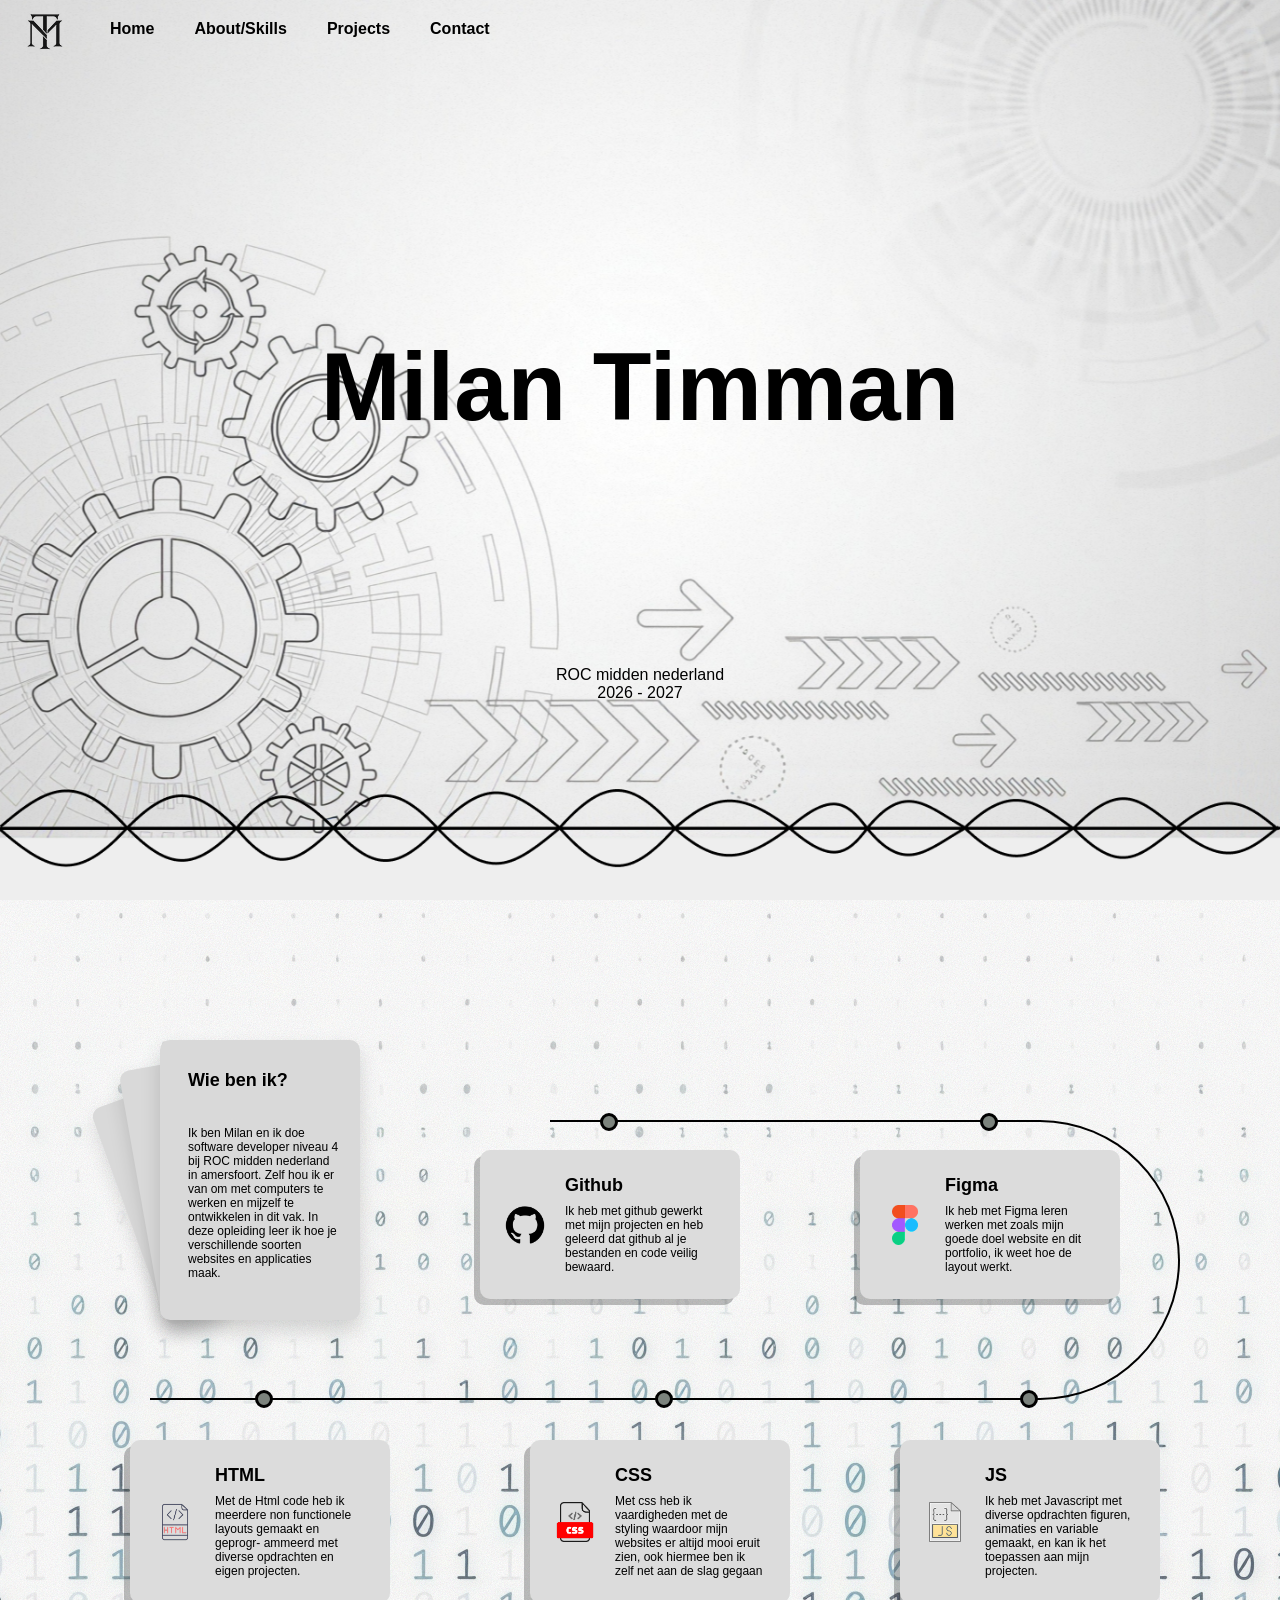
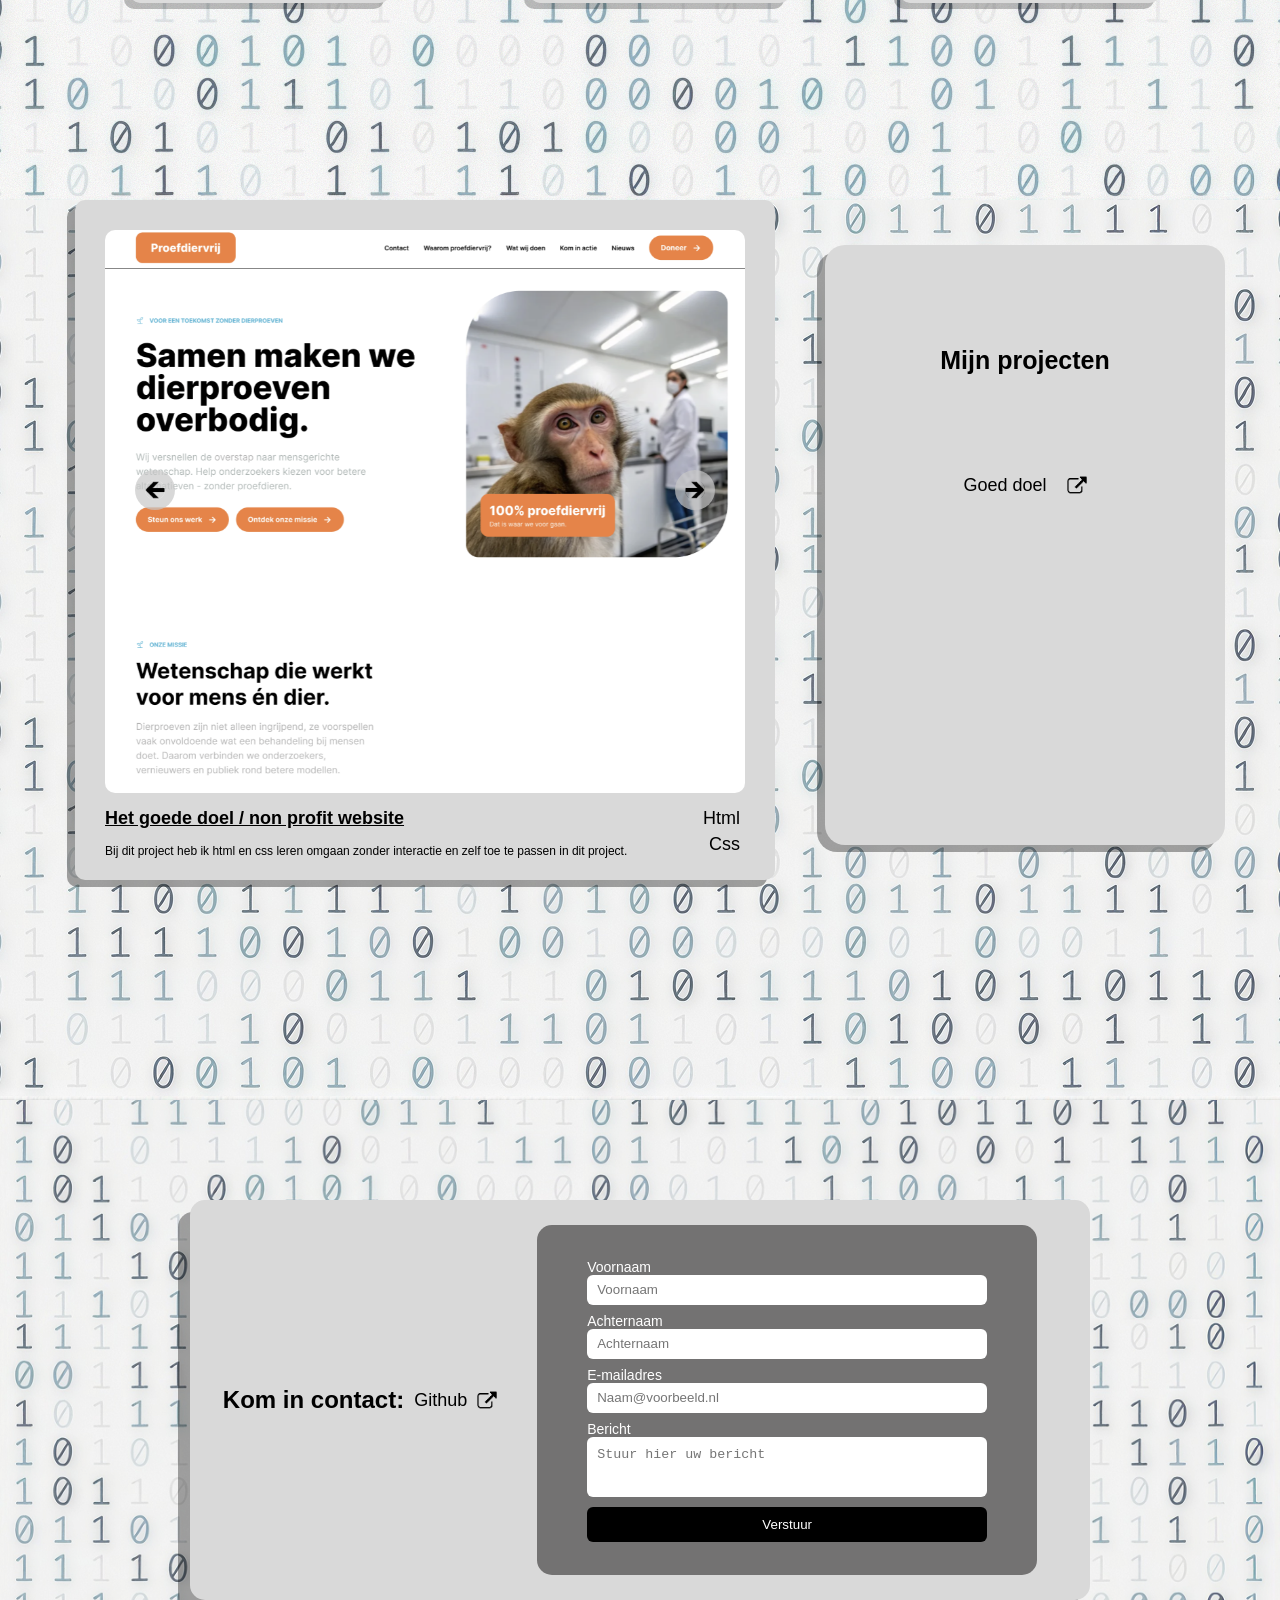
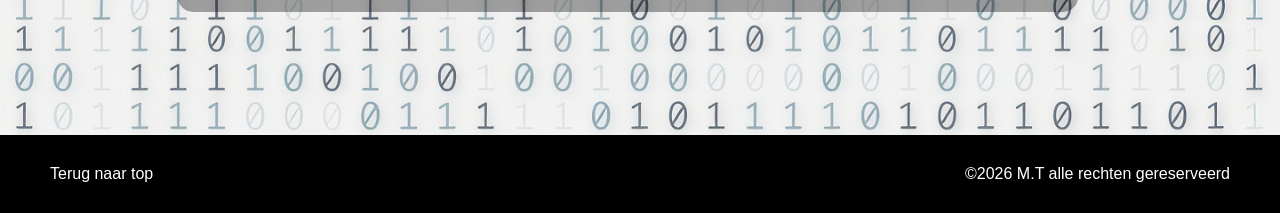
<file: index.html>
<!DOCTYPE html>
<html lang="en">
<head>
    <meta charset="UTF-8">
    <meta name="viewport" content="width=device-width, initial-scale=1.0">
    <title>Portfolio</title>
    <link rel="stylesheet" href="style.css">
</head>
<body>


<section class="home" id="home">
   
  <header>
    <div class="logo">
        <img src="img/Designer 1 1.png" alt="Logo">
    </div>
    <nav>
        <ul class="nav-links">
            <a href="#home">Home</a>
            <a href="#About">About/Skills</a>
            <a href="#projects">Projects</a>
            <a href="#contact">Contact</a>
        </ul>
   </header>
    <div class="home-content">
        <h3>Milan Timman</h3> 
    </div>
  <div class="galerij">
    <div class="tandwielen-container-rechts">
        <img class="heartbeat" src="img/tandwiel-groot.png" alt="tandwiel">
    </div>

    <div class="tandwielen-container-links">
     <img class="heartbeat" src="img/tandwiel-klein.png" alt="tandwiel">
    </div>

        <div class="tandwielen-container-lin2ks">
     <img class="heartbeat" src="img/tandwiel-klein.png" alt="tandwiel">
    </div>
   </div>

    <span class="roc">ROC midden nederland<br>
2026 - 2027</span>

<img src="img/Frame 3.png" alt="vector" class="vector">

</section>



<section class="about-skills" id="About">

<div class="lijn-boven"></div>
<div class="lijn-bocht"></div>
<div class="lijn-onder"></div>

    <div class="card github">
        <h2>Github</h2>
        <img src="img/github.png" alt="Logo">
        <p>Ik heb met github gewerkt 
            met mijn projecten en heb 
            geleerd dat github al je 
            bestanden en code veilig 
            bewaard.</p>
    </div>

    <div class="card figma">
        <h2>Figma</h2>
        <img src="img/figma.png" alt="Logo">
        <p>Ik heb met Figma leren werken met zoals
mijn goede doel website en dit portfolio,
ik weet hoe de layout werkt.</p>
    </div>

    <div class="card html">
        <h2>HTML</h2>
        <img src="img/html.png" alt="Logo">
        <p>Met de Html code heb ik meerdere non
functionele layouts gemaakt en geprogr-
ammeerd met diverse opdrachten en
eigen projecten.</p>
    </div>

    <div class="card css">
        <h2>CSS</h2>
        <img src="img/css.png" alt="Logo">
        <p>Met css heb ik vaardigheden met de
styling waardoor mijn websites er altijd
mooi eruit zien, ook hiermee ben ik zelf
net aan de slag gegaan</p>
    </div>

    <div class="card js">
        <h2>JS</h2>
        <img src="img/js.png" alt="Logo">
        <p>Ik heb met Javascript met diverse
opdrachten figuren, animaties en
variable gemaakt, en kan ik het toepassen aan mijn projecten.</p>
    </div>


 <div class="punt p1"></div>
 <div class="punt p2"></div>
 <div class="punt p3"></div>
 <div class="punt p4"></div>
 <div class="punt p5"></div>

 
<div class="stapel"> 
    <div class="stapeltje wie-ben-ik">
        <h2>Wie ben ik?</h2>
        <p>Ik ben Milan en ik doe 
software developer niveau 4 
bij ROC midden nederland 
in amersfoort. Zelf  hou ik er
van om met computers te 
werken en mijzelf te
ontwikkelen in dit vak. In 
deze opleiding leer ik hoe 
je verschillende soorten
websites en applicaties 
maak.</p>
    </div>
    <div class="stapeltje kaart1"></div>
    <div class="stapeltje kaart2"></div>

   
</div>
</section>

<section class="projects" id="projects"> 

<div class="projecten">
    <div class="project-links">
        <div class="foto-container">
        <a href="goeddoel/index.html">
        <img class="project-afbeelding" src="img/project.png">
        </a>
        <img class="icoon1" src="img/project-icoon.png">
        <img class="icoon2" src="img/project-icoon.png">
        </div>
        <div class="onderkant">
            <div>
                <a href="goeddoel/index.html">
                <h2>Het goede doel / non profit website</h2>
                </a>
                <p>
                    Bij dit project heb ik html en css leren omgaan zonder
                    interactie en zelf toe te passen in dit project.
                </p>
            </div>

            <div class="talen">
                <p>Html</p>
                <p>Css</p>
            </div>
        </div>
    </div>

    <div class="project-rechts">
        <h1>Mijn projecten</h1>

        <a href="goeddoel/index.html">
            Goed doel
        <img class="link-icoon" src="img/link.png">
        </a>
    </div>
</div>

</section>

 <section class="contact" id="contact">
    <div class="contact-inhoud">
        <div class="box-back">
            <h2>Kom in contact:</h2>
            <a href="https://github.com/MilanTimman">Github<img class="link-icoon" src="img/link.png" alt=""></a>

            <div class="box-front">
                <form action="mailto:613509@edu.rocmn.nl" method="post" enctype="text/plain" class="contact-form">

                    <label for="voornaam">Voornaam</label>
                    <input type="text" id="voornaam" name="voornaam" placeholder="Voornaam" required class="invoegen">

                    <label for="achternaam">Achternaam</label>
                    <input type="text" id="achternaam" name="achternaam" placeholder="Achternaam" required class="invoegen">

                    <label for="email">E-mailadres</label>
                    <input type="email" id="email" name="email" placeholder="Naam@voorbeeld.nl" required class="invoegen">

                    <label for="bericht">Bericht</label>
                    <textarea id="bericht" name="bericht" placeholder="Stuur hier uw bericht" required class="textarea"></textarea>

                    <input type="submit" value="Verstuur" class="verstuur">
                </form>
            </div>
        </div>
    </div>
</section>
</section>


</section>

<footer>
    <a href="#home" class="terug">Terug naar top</a>

    <p class="copyright">
        ©2026 M.T alle rechten gereserveerd
    </p>
</footer>

</body>
</html>
</file>
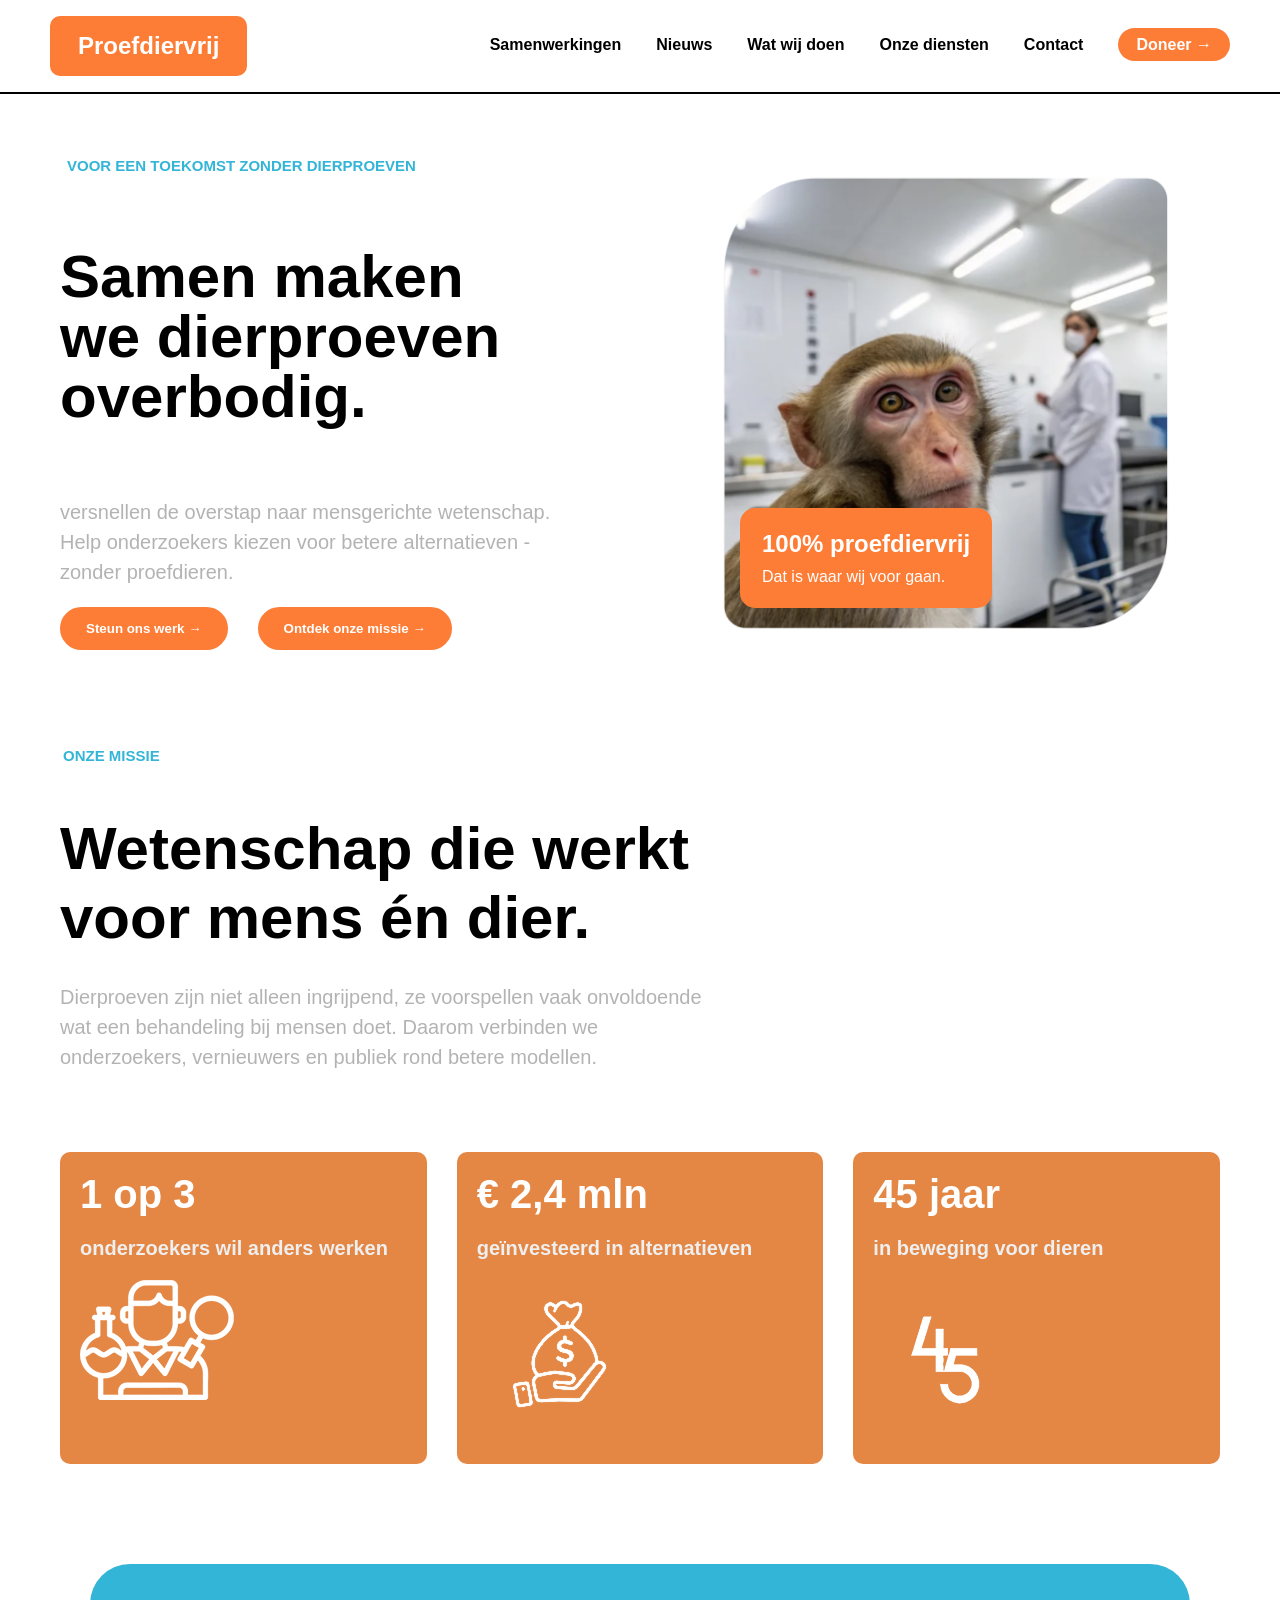
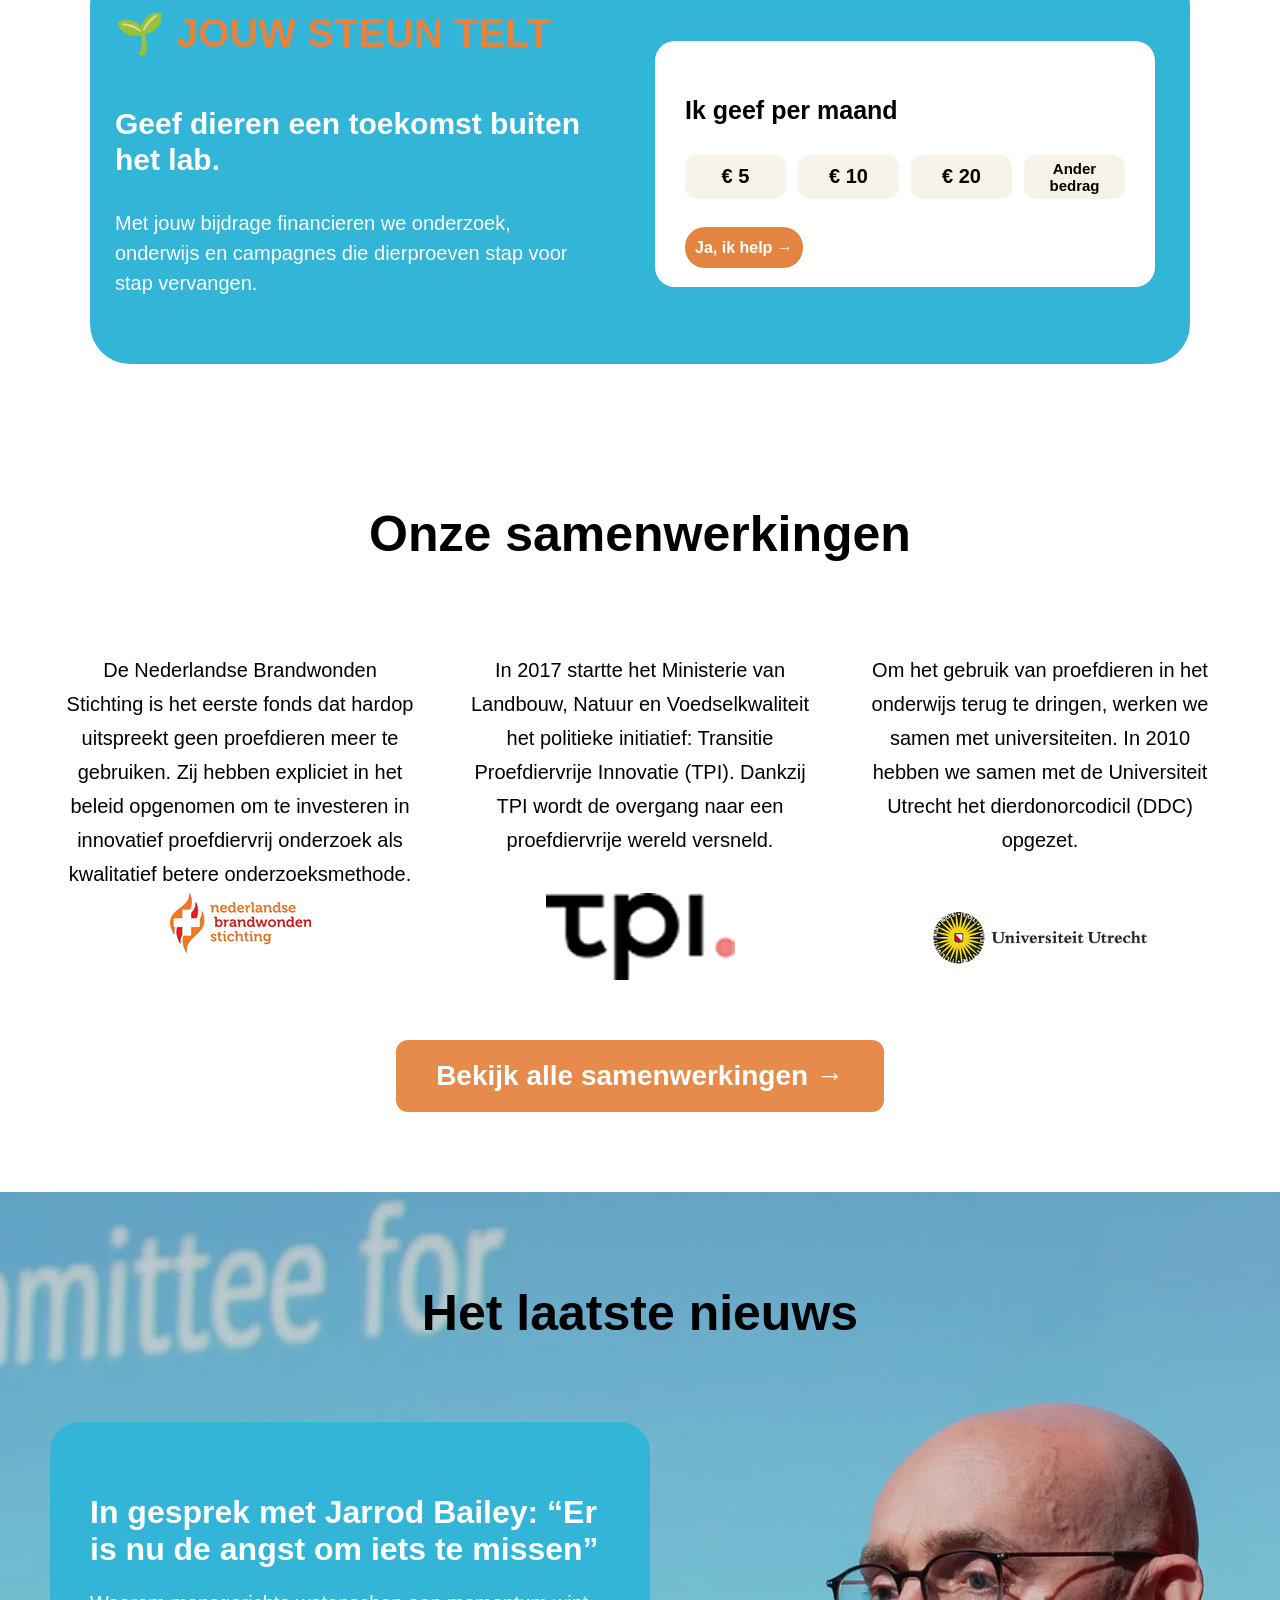
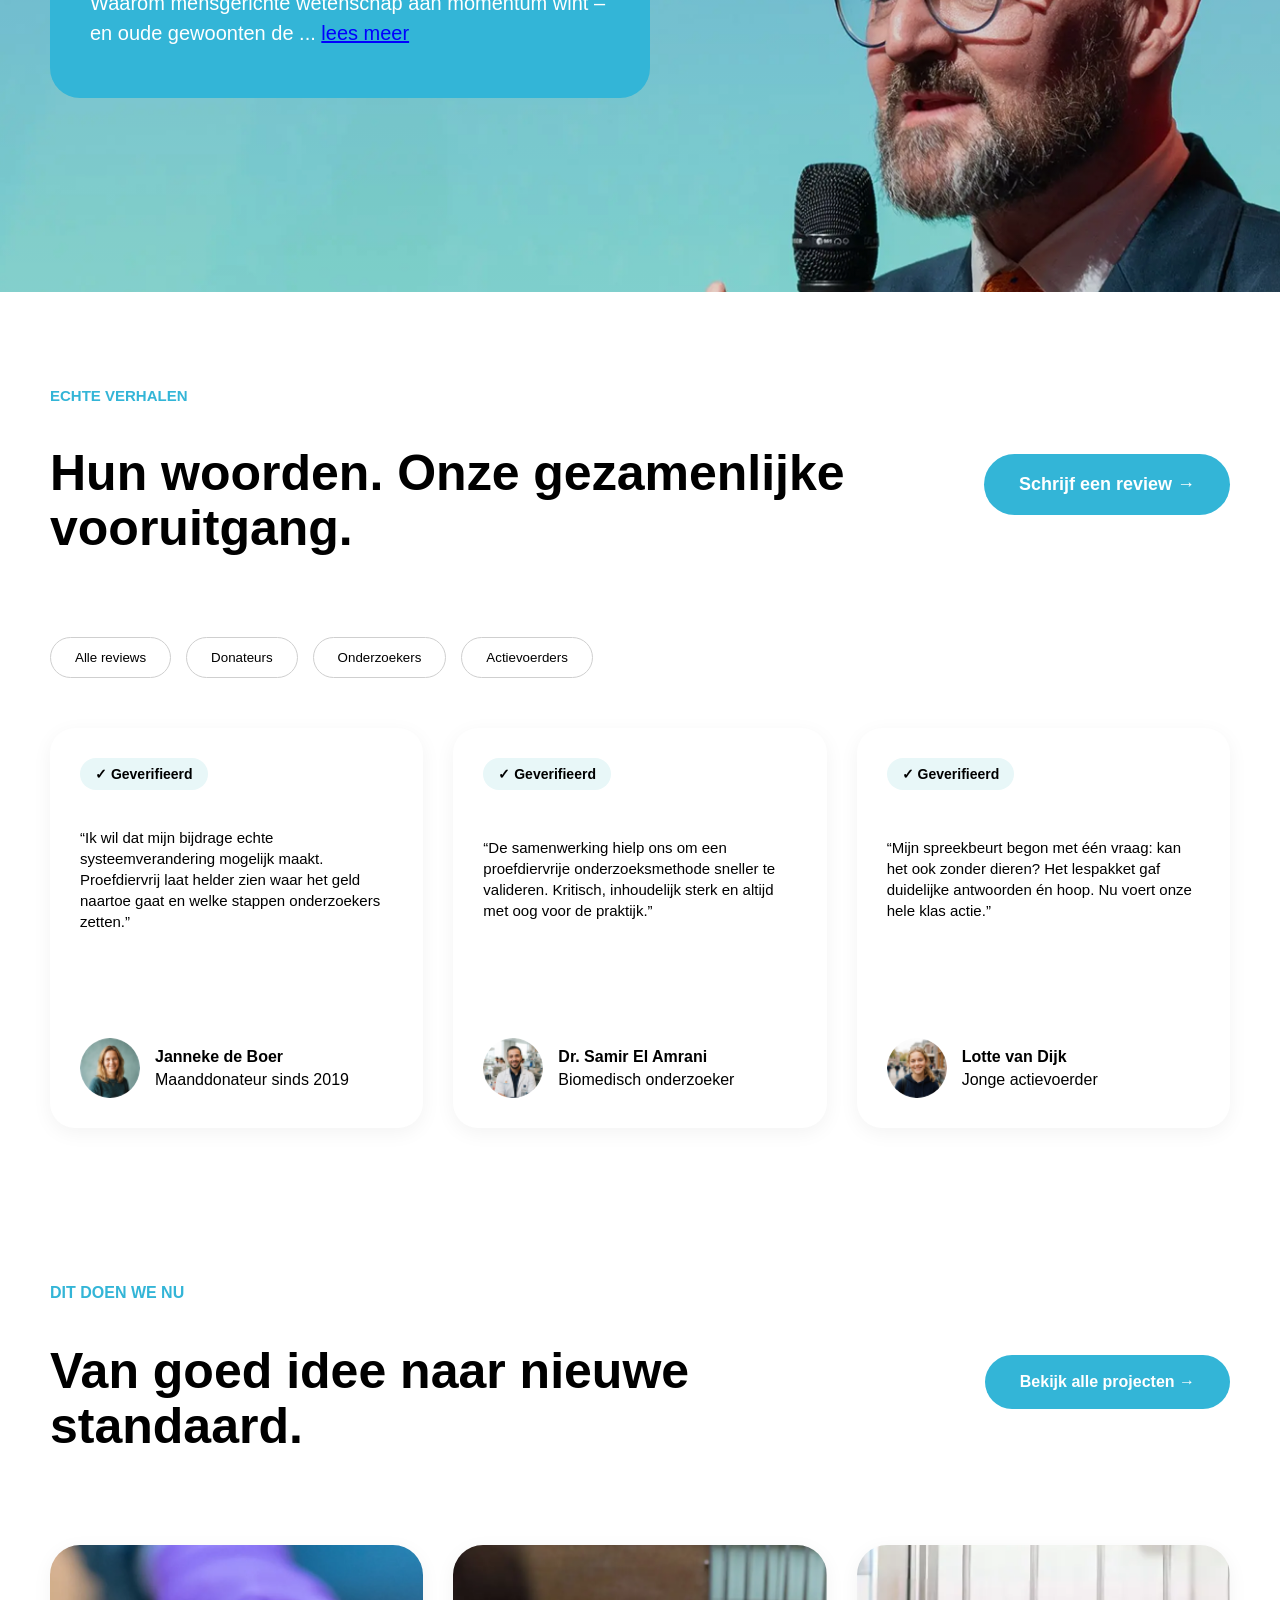
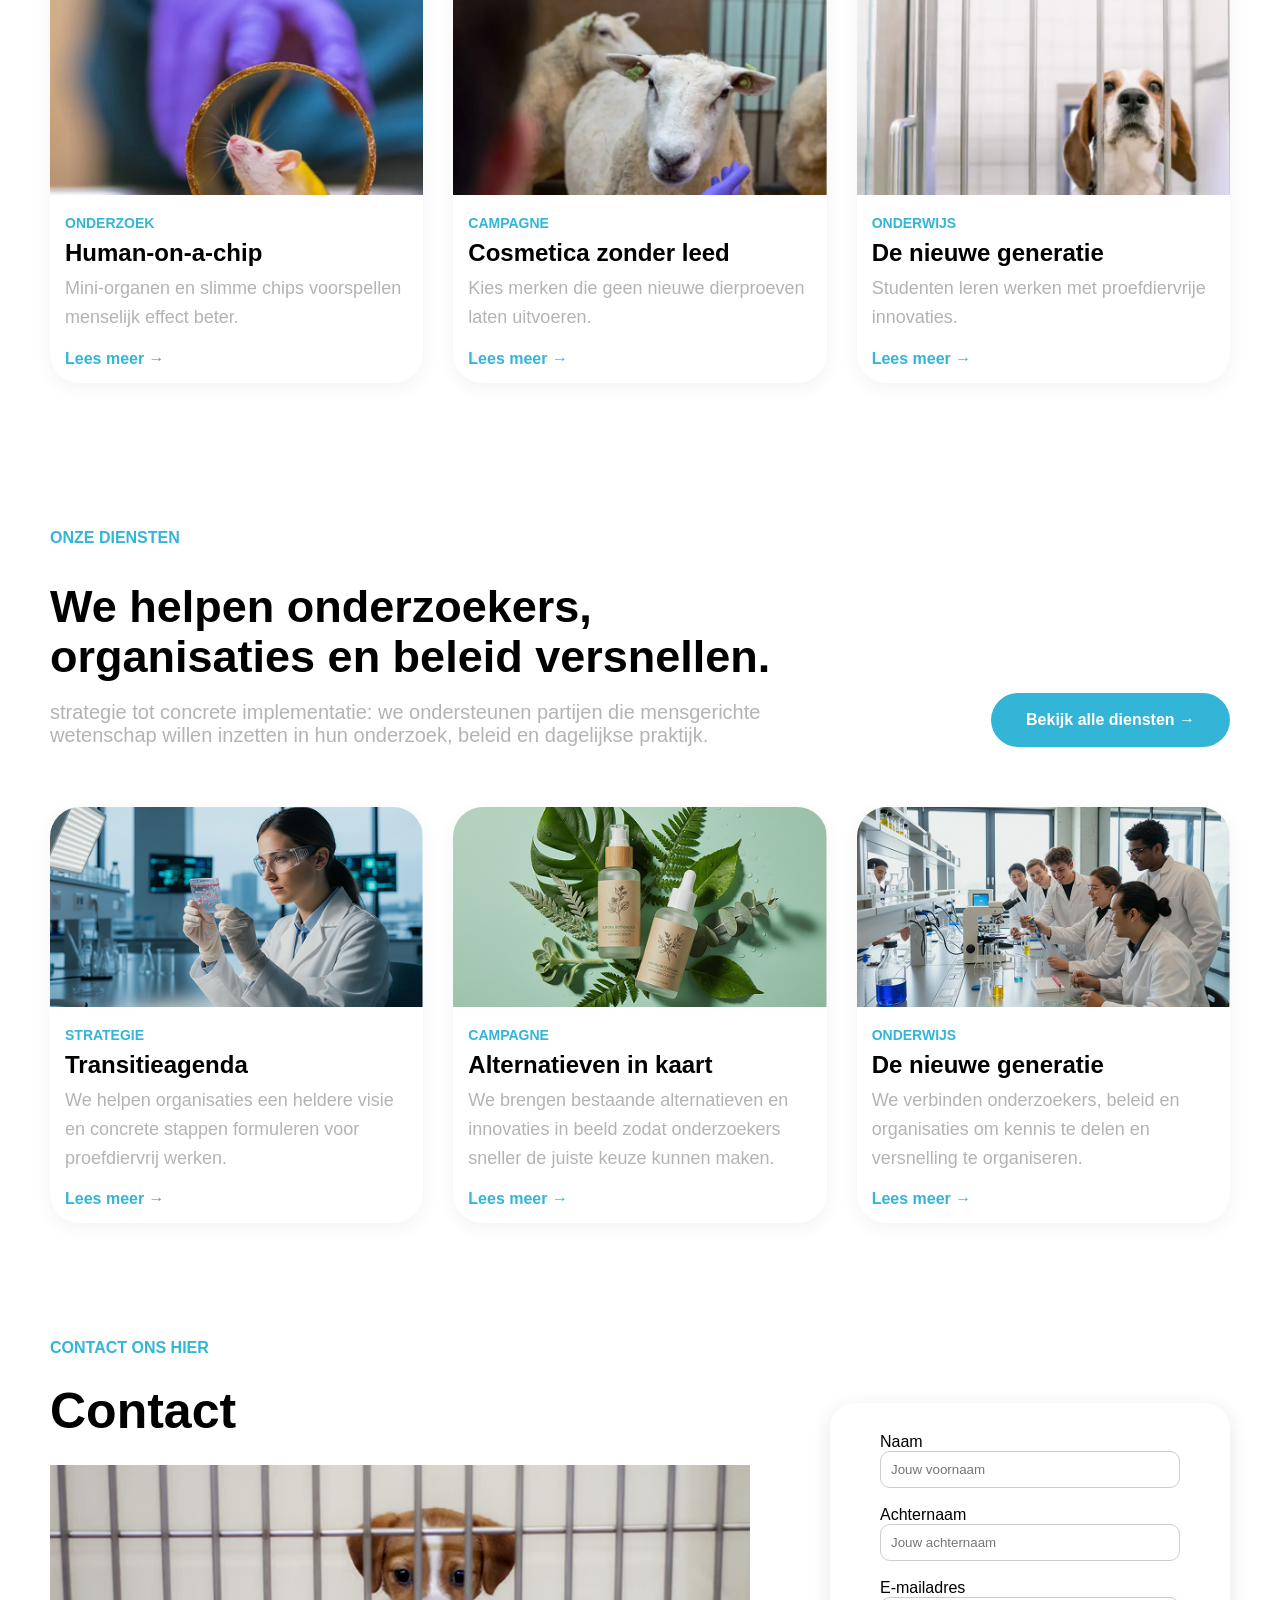
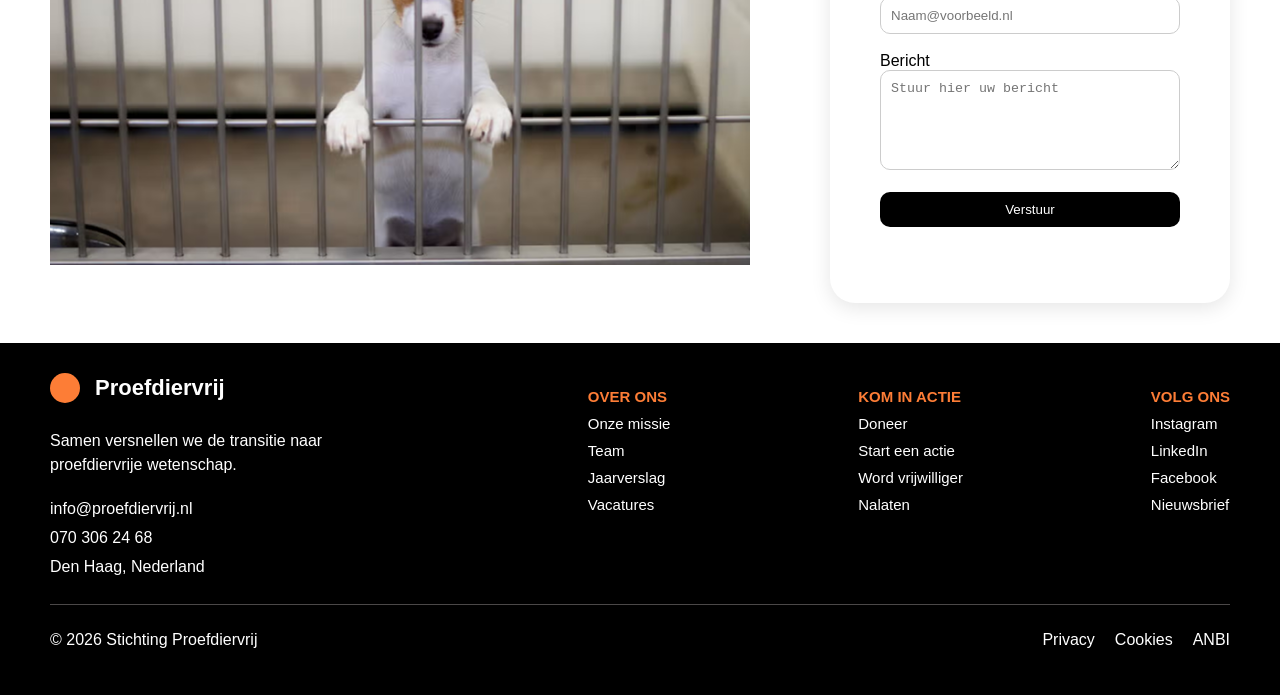
<file: goeddoel/index.html>
<!DOCTYPE html>
<html lang="en">
<head>
    <meta charset="UTF-8">
    <meta name="viewport" content="width=device-width, initial-scale=1.0">
    <title>dierproefvrij</title>
    <link rel="stylesheet" href="styles.css">
</head>

<body>
    <header class="header">
        <h1 class="logo">Proefdiervrij</h1>
<nav class="navbar">
    <ul>
      
      <li><a href="#samenwerking"> Samenwerkingen</a></li>
      <li><a href="#nieuws">Nieuws</a></li>
      <li><a href="#wat-wij-doen">Wat wij doen</a></li>
      <li><a href="#diensten">Onze diensten</a></li>  
      <li><a href="#contact">Contact</a></li>
      
      <li><a class="donate" href="#donate">Doneer →</a></li>
    </ul>
</nav>

    </header>

<hr class="zwarte-lijn">

<section class="hero">
        <div class="aap-container"> 
            <img class="aapfoto" src="img/aap.png" alt="aapfoto">
            
            <div class="aap-tekst">
                <h2>100% proefdiervrij</h2>
                <span>Dat is waar wij voor gaan.</span>
            </div>
        </div>
        <div class="herotext">
       
        <p class="hero-label">VOOR EEN TOEKOMST ZONDER DIERPROEVEN</p> 
        <h1>Samen maken we dierproeven overbodig.</h1>
        <p class="hero-p">versnellen de overstap naar mensgerichte wetenschap. Help onderzoekers kiezen voor betere alternatieven - zonder proefdieren.</p>
         
        <div class="knoppies">
            <button>Steun ons werk →</button>
            <button>Ontdek onze missie →</button>
        </div>
    </div>
    
</section>

<section class="missie" id="missie">

    <p class="missie-label">ONZE MISSIE</p>

    <h2>Wetenschap die werkt<br>voor mens én dier.</h2>

    <p class="missie-tekst">
        Dierproeven zijn niet alleen ingrijpend, ze voorspellen vaak
        onvoldoende wat een behandeling bij mensen doet. Daarom verbinden
        we onderzoekers, vernieuwers en publiek rond betere modellen.
    </p>

    <div class="kaarten-container">

        <div class="kaart">
            <h3>1 op 3</h3>
            <p>onderzoekers wil anders werken</p>
            <img src="img/wetenschapper.png" alt="Icoon">
        </div>

        <div class="kaart">
            <h3>€ 2,4 mln</h3>
            <p>geïnvesteerd in alternatieven</p>
            <img src="img/geld.png" alt="Icoon">
        </div>

        <div class="kaart">
            <h3>45 jaar</h3>
            <p>in beweging voor dieren</p>
            <img src="img/45jaar.png" alt="Icoon">
        </div>

    </div>

</section>

<section class="support-section" id="donate">
    <div class="support-content">

        <div class="support-text">
            <span class="support-label">🌱 JOUW STEUN TELT</span>

            <h2>Geef dieren een toekomst buiten het lab.</h2>

            <p>
                Met jouw bijdrage financieren we onderzoek, onderwijs en
                campagnes die dierproeven stap voor stap vervangen.
            </p>
        </div>

        <div class="donation-card">
            <h3>Ik geef per maand</h3>

            <div class="amount-buttons">
                <button>€ 5</button>
                <button>€ 10</button>
                <button>€ 20</button>
                <button class="ander-bedrag">Ander bedrag</button>
            </div>

            <a class="help-button">
                <span> Ja, ik help → </span>
            </a>
        </div>

    </div>
</section>

<section class="samenwerkingen" id="samenwerking">
    <div class="container">
        <h2>Onze samenwerkingen</h2>

        <div class="samenwerkingen-grid">
            <article class="samenwerking">
                <p>
                    De Nederlandse Brandwonden Stichting is het eerste fonds dat
                    hardop uitspreekt geen proefdieren meer te gebruiken. Zij
                    hebben expliciet in het beleid opgenomen om te investeren in
                    innovatief proefdiervrij onderzoek als kwalitatief betere
                    onderzoeksmethode.
                </p>

                <img src="img/imagesbrandwonden-stichting.png"
                    alt="Nederlandse Brandwonden Stichting">
            </article>

            <article class="samenwerking">
                <p>
                    In 2017 startte het Ministerie van Landbouw, Natuur en
                    Voedselkwaliteit het politieke initiatief: Transitie
                    Proefdiervrije Innovatie (TPI). Dankzij TPI wordt de overgang
                    naar een proefdiervrije wereld versneld.
                </p>

                <img src="img/imagestpi-logo.png"
                    alt="TPI">
            </article>

            <article class="samenwerking">
                <p>
                    Om het gebruik van proefdieren in het onderwijs terug te
                    dringen, werken we samen met universiteiten. In 2010 hebben
                    we samen met de Universiteit Utrecht het dierdonorcodicil
                    (DDC) opgezet.
                </p>

                <img src="img/imagesuu-logo.png"   alt="Universiteit Utrecht">
            </article>
        </div>

        <a href="#" class="button-samenwerkingen">
            Bekijk alle samenwerkingen →
        </a>
        </div>
</section>

<section class="nieuws">
    <h2>Het laatste nieuws</h2>

    <div class="nieuws-content" id="nieuws">
        <div class="nieuws-kaart">
            <h3>
                In gesprek met Jarrod Bailey:
                “Er is nu de angst om iets te missen”
            </h3>

            <p>
                Waarom mensgerichte wetenschap aan momentum wint –
                en oude gewoonten de ...  <a class="lees-meer">lees meer</a>
            </p>
        </div>
    </div>
</section>

<section class="reviews">
    <div class="reviews-header">
        <div>
            <p class="reviews-label">ECHTE VERHALEN</p>
            <h2>Hun woorden. Onze gezamenlijke vooruitgang.</h2>
        </div>

        <a class="review-button">
            Schrijf een review →
        </a>
    </div>

    <div class="review-filters">
        <button>Alle reviews</button>
        <button>Donateurs</button>
        <button>Onderzoekers</button>
        <button>Actievoerders</button>
    </div>

    <div class="review-cards">

        <div class="review-card">
            <span class="verified">✓ Geverifieerd</span>

            <p class="review-text">
            “Ik wil dat mijn bijdrage echte systeemverandering mogelijk maakt. 
            Proefdiervrij laat helder zien waar het geld naartoe gaat en welke 
            stappen onderzoekers zetten.”
            </p>

            <div class="review-person">
                <img src="img/Reviewer avatar (1).png" alt="">
                <div>
                    <h4>Janneke de Boer</h4>
                    <p>Maanddonateur sinds 2019</p>
                </div>
            </div>
        </div>

        <div class="review-card">
            <span class="verified">✓ Geverifieerd</span>

            <p class="review-text">
            “De samenwerking hielp ons om een proefdiervrije onderzoeksmethode 
            sneller te valideren. Kritisch, inhoudelijk sterk en altijd met oog 
            voor de praktijk.”
            </p>

            <div class="review-person">
                <img src="img/Reviewer avatar (2).png" alt="">
                <div>
                    <h4>Dr. Samir El Amrani</h4>
                    <p>Biomedisch onderzoeker</p>
                </div>
            </div>
        </div>

        <div class="review-card">
            <span class="verified">✓ Geverifieerd</span>

            <p class="review-text">
            “Mijn spreekbeurt begon met één vraag: kan het ook zonder dieren? 
            Het lespakket gaf duidelijke antwoorden én hoop. 
            Nu voert onze hele klas actie.”
            </p>

            <div class="review-person">
                <img src="img/Reviewer avatar (3).png" alt="">
                <div>
                    <h4>Lotte van Dijk</h4>
                    <p>Jonge actievoerder</p>
                </div>
            </div>
        </div>

    </div>
</section>

<section class="projecten" id="wat-wij-doen">
    <div class="projecten-header">
        <div>
            <p class="label">DIT DOEN WE NU</p>
            <h2>Van goed idee naar nieuwe standaard.</h2>
        </div>

        <a class="btn-projecten">
            Bekijk alle projecten →
        </a>
    </div>

    <div class="projecten-grid">

        <div class="project-card">
            <img src="img/Campaign image.png" alt="Onderzoek">
            <div class="card-content">
                <span>ONDERZOEK</span>
                <h3>Human-on-a-chip</h3>
                <p>Mini-organen en slimme chips voorspellen menselijk effect beter.</p>
                <a href="#">Lees meer →</a>
            </div>
        </div>

        <div class="project-card">
            <img src="img/Campaign image (1).png" alt="Campagne">
            <div class="card-content">
                <span>CAMPAGNE</span>
                <h3>Cosmetica zonder leed</h3>
                <p>Kies merken die geen nieuwe dierproeven laten uitvoeren.</p>
                <a href="#">Lees meer →</a>
            </div>
        </div>

        <div class="project-card">
            <img src="img/Campaign image (2).png" alt="Onderwijs">
            <div class="card-content">
                <span>ONDERWIJS</span>
                <h3>De nieuwe generatie</h3>
                <p>Studenten leren werken met proefdiervrije innovaties.</p>
                <a class="lees-meer-pr">Lees meer →</a>
            </div>
        </div>

    </div>
</section>

<section class="diensten" id="diensten">
    <div class="diensten-header">
        <div>
            <p class="label">ONZE DIENSTEN</p>
            <h2>We helpen onderzoekers, organisaties en beleid versnellen.</h2>
            <p class="diensten-p">strategie tot concrete implementatie: we ondersteunen partijen 
                die mensgerichte wetenschap willen inzetten in hun onderzoek, 
                beleid en dagelijkse praktijk.</p>
        </div>

        <a class="btn-diensten">
            Bekijk alle diensten →
        </a>
    </div>

    <div class="diensten-grid">

        <div class="diensten-card">
            <img src="img/Service image (1).png" alt="Onderzoek">
            <div class="card-content">
                <span>STRATEGIE</span>
                <h3>Transitieagenda</h3>
                <p>We helpen organisaties een heldere visie en concrete 
                    stappen formuleren voor proefdiervrij werken.</p>
                <a class="lees-meer-di">Lees meer →</a>
            </div>
        </div>

        <div class="diensten-card">
            <img src="img/Service image.png" alt="Campagne">
            <div class="card-content">
                <span>CAMPAGNE</span>
                <h3>Alternatieven in kaart</h3>
                <p>We brengen bestaande alternatieven en innovaties 
                    in beeld zodat onderzoekers sneller de juiste keuze kunnen maken.</p>
                <a class="lees-meer-di">Lees meer →</a>
            </div>
        </div>

        <div class="diensten-card">
            <img src="img/Service image (2).png" alt="Onderwijs">
            <div class="card-content">
                <span>ONDERWIJS</span>
                <h3>De nieuwe generatie</h3>
                <p>We verbinden onderzoekers, 
                    beleid en organisaties om kennis te delen en 
                    versnelling te organiseren.</p>
                <a class="lees-meer-di">Lees meer →</a>
            </div>
        </div>

    </div>
</section>

<section class="contact-section" id="contact">

    <div class="contact-left">
        <p class="contact-label">CONTACT ONS HIER</p>
        <h2>Contact</h2>

        <img src="img/zielige-daggoe.png" alt="Hond" class="contact-image">
    </div>

    <div class="contact-form">

        <form action="mailto:613509@edu.rocmn.nl" method="post" enctype="text/plain">

    <label for="naam">Naam</label><br>
    <input type="text" id="naam" placeholder="Jouw voornaam" required><br><br>

    <label for="achternaam">Achternaam</label><br>
    <input type="text" id="achternaam" placeholder="Jouw achternaam" required><br><br>

    <label for="e-mail">E-mailadres</label><br>
    <input type="email" id="e-mail" placeholder="Naam@voorbeeld.nl" required><br><br>

    <label for="bericht">Bericht</label><br>
    <textarea id="bericht" placeholder="Stuur hier uw bericht" required></textarea><br><br>

    <input type="submit" value="Verstuur">

</form>

    </div>

</section>

<footer class="footer">

    <div class="footer-top">

        <div class="footer-col footer-info">

            <div class="footer-logo">
                <div class="logo-circle"></div>
                <h2>Proefdiervrij</h2>
            </div>

            <p>
                Samen versnellen we de transitie naar
                proefdiervrije wetenschap.
            </p>

            <div class="contact-info">
                <p>info@proefdiervrij.nl</p>
                <p>070 306 24 68</p>
                <p>Den Haag, Nederland</p>
            </div>

        </div>

        <div class="footer-col">
            <h3>OVER ONS</h3>

            <a>Onze missie</a>
            <a>Team</a>
            <a>Jaarverslag</a>
            <a>Vacatures</a>
        </div>

        <div class="footer-col">
            <h3>KOM IN ACTIE</h3>

            <a>Doneer</a>
            <a>Start een actie</a>
            <a>Word vrijwilliger</a>
            <a>Nalaten</a>
        </div>

        <div class="footer-col">
            <h3>VOLG ONS</h3>

            <a>Instagram</a>
            <a>LinkedIn</a>
            <a>Facebook</a>
            <a>Nieuwsbrief</a>
        </div>

    </div>

    <div class="footer-bottom">

        <p>© 2026 Stichting Proefdiervrij</p>

        <div class="footer-links">
            <a>Privacy</a>
            <a>Cookies</a>
            <a>ANBI</a>
        </div>

    </div>

</footer>

</body> 
</html>
</file>
<file: style.css>
* { 
    box-sizing: border-box; 
    scroll-behavior: smooth;
}

body {
  margin: 0;
  font-family: Arial, Helvetica, sans-serif;
}

header {
    display: flex;
    justify-content: flex-start;
    align-items: center;
    gap: 20px;
}

.logo {
    margin-left: 20px;
    margin-right: 20px;
    height: 35px;
    display: block; 
}

.nav-links {
    display: flex;
    list-style: none;
    padding: 0;
    margin-right: 30px;
    margin-top: 20px;
    gap: 40px;
}

.nav-links a {
    text-decoration: none;
    color: #000;
    font-size: 16px;
    font-weight: 600;
}

.home {
    position: relative;
    min-height: 100vh;
    overflow: hidden;

    background-image: url("img/eerste\ achtergrond.v4.png");
    background-size: cover;
    background-position: center bottom;
    background-repeat: no-repeat;
    background-color: #EEEEEE;
    z-index: 1;
}

.home-content {
    position: absolute;
    top: 43%;
    left: 50%;
    transform: translate(-50%, -50%);
    text-align: center;
    width: 100%;
    max-width: 1200px;
}

.home-content h3 {
    font-size: 96px;
    font-weight: bold;
    margin: 0;
    white-space: nowrap;
}

.tandwielen-container-rechts,
.tandwielen-container-lin2ks,
.tandwielen-container-links {
    display: none;
}

.roc {
    position: absolute;
    bottom: 20%;
    left: 50%;
    transform: translate(-50%, -50%);
    text-align: center;
}

.vector {
  position: absolute;

  left: 50%;  
  top: 750px;        
  
  transform: translate(-50%, 50%); 
  
  width: 100%;       
  height: auto;
  z-index: 99999; 
}

.about-skills {
  position: relative;
  height: 900px;
  background-color: white;
  overflow: hidden;
  z-index: 1;
}

.about-skills::before {
  content: "";
  position: absolute;
  top: 0;
  left: 0;
  width: 100%;
  height: 100%;
  background-image: url("img/tweede\ achtergrond.png");
  background-size: cover;
  background-position: center;
  background-repeat: no-repeat;
  opacity: 0.7;
  z-index: -1;
}

/* de route */
.lijn-boven{
    position:absolute;
    top:220px;
    left:550px;
    width:450px; 
    border-top:2px solid black;
}

.lijn-bocht{
    position:absolute;
    top:220px;
    left:1000px;
    width:180px;
    height:280px;
    border:2px solid black;
    border-left:none;
    border-radius:0 150px 150px 0;
}

.lijn-onder{
    position:absolute;
    top:498px;
    left:150px;
    width:850px;
    border-top:2px solid black;
}

/* alle kaarten */
.card{
    position: absolute;
    width: 260px;
    padding: 25px;
    background: #dcdcdc;
    border-radius: 10px;
    box-shadow:-6px 6px 0px 0px rgba(0,0,0,.25);
    padding-left: 85px;
}

.card h2 {
    margin: 0;
    margin-bottom: 8px;
    font-size: 18px;
}

.card p {
    margin: 0;
    font-size: 12px;
}

/* posities */
.github{
    top: 250px;
    left: 480px;
}

.figma{
    top: 250px;
    left: 860px;
}

.html{
    top: 540px;
    left: 130px;
}

.css{
    top: 540px;
    left: 530px;
}

.js{
    top: 540px;
    left: 900px;
}

.card img {
    position: absolute;
    top: 50%;
    left: 25px;
    transform: translateY(-50%);
    display: block;
    width: 40px;
    height: 40px;
    object-fit: contain;
}

.punt{
    position:absolute;
    width:18px;
    height:18px;
    border-radius:50%;
    background: #7C837D;
    border:3px solid black;
}

.p1{
    top:213px;
    left:600px;
}

.p2{
    top:213px;
    left:980px;
}

.p3{
    top:490px;
    left:655px;
}

.p4{
    top:490px;
    left:1020px;
}

.p5{
    top:490px;
    left:255px;
}

/* gestapelde kaarten */
.stapel{
    position:relative;
    top: 130px;
    left: 150px;
}

.stapeltje {
    position:absolute;
    width:200px;
    height:280px;
    background: #d9d9d9;
    border-radius:10px;
    box-shadow:0 10px 20px rgba(0,0,0,.15);
}

.wie-ben-ik{
    top: 10px;
    left: 10px;
    z-index: 5;
}

.wie-ben-ik h2 {
    margin-top: 10px;
    margin-left: 8px;
    padding: 20px 0px 0px 20px;
    font-size: 18px;
}

.wie-ben-ik p {
    padding: 20px;
    margin-left: 8px;
    max-width: 200px;
    font-size: 12px;
}
.stapeltje.kaart1 {
    width: 80px;
    height: 230px;
    transform:rotate(-20deg);
    left:-23px;
    top:60px;
}

.stapeltje.kaart2 {
    width: 60px;
    height: 252px;
    transform:rotate(-10deg);
    left:-10px;
    top:35px;
}

.projects {
  position: relative;
  height: 900px;
  background-color: white;
  overflow: hidden;
  z-index: 1;
}

.projects::before {
  content: "";
  position: absolute;
  top: 0;
  left: 0;
  width: 100%;
  height: 100%;
  background-image: url("img/derde\ achtergrond.png");
  background-size: cover;
  background-position: center;
  background-repeat: no-repeat;
  opacity: 0.7;
  z-index: -1;
}

.projecten{
    display: flex;
    justify-content: center;
    flex-direction: row;
    gap: 50px;
    align-items: flex-start;
}

.project-links{
    width:700px;
    height: 680px;
    margin-left: 50px;
    padding:30px;
    background:#d9d9d9;
    border-radius:10px;
    box-shadow:-8px 7px 0px 0px rgba(0,0,0,.35);
}

.foto-container{
    position: relative;
}

.project-links img{
    width:100%;
    display:block;
    border-radius:10px;
}

.achtergrond{
    width: 100%;
}

.icoon1{
    position: absolute;

    height: 20px;
    max-width: 20px;
    box-shadow: 0 0 0 10px rgba(200, 200, 200,0.70);
    background-color: rgba(200, 200, 200,0.70);

    top: 250px;
    left: 40px;
}

.icoon2{
    position: absolute;

    height: 20px;
    max-width: 20px;
    box-shadow: 0 0 0 10px rgba(200, 200, 200,0.70);
    background-color: rgba(200, 200, 200,0.70);

    top: 250px;
    right: 40px;
    transform:rotate(180deg);
}

.onderkant{
    margin: 0;
    display:flex;
    justify-content:space-between;
}

.onderkant h2{
    color: #000;
    font-size: 18px;
    text-decoration: underline;
    margin-bottom:15px;
}

.onderkant p {
    font-size: 12px;
}

.talen{
    text-align:right;
    margin-top: 10px;
    height: 60px;
}

.talen p {
    font-size: 18px;
    margin: 5px;
}

.project-rechts{
    width:400px;
    height:600px;
    margin-top: 45px;
    margin-right: 30px;

    background:#d9d9d9;
    border-radius:20px;
    box-shadow:-8px 7px 0px 0px rgba(0,0,0,.35);

    display:flex;
    flex-direction:column;
    align-items:center;

    padding-top:80px;
}

.project-rechts h1{
    font-size: 25px;
    margin-bottom:100px;
}

.project-rechts a{
    display: flex;
    align-items: center;
    text-decoration:none;
    color:black;
    font-size:18px;
    gap: 20px;
    margin-bottom: 20px;
}
.link-icoon {
    height: 20px;
}
.contact {
    position: relative;
    height: 635px;
    background-color: #fff;
    overflow: hidden;
    z-index: 1;
}

.contact::before {
  content: "";
  position: absolute;
  top: 0;
  left: 0;
  width: 100%;
  height: 100%;
  background-image: url("img/derde\ achtergrond.png");
  background-size: cover;
  background-position: center;
  background-repeat: no-repeat;
  opacity: 0.7;
  z-index: -1;
}

.contact-inhoud {
    display:flex;
    justify-content: center;
    align-items:center;

    margin-top: 100px;
}

.box-back {
    display: flex;
    align-items: center;
    justify-content: center;

    width: 900px;
    height: 400px;
    margin-bottom: 30px;

    border-radius: 15px;
    background-color: #d9d9d9;
    box-shadow:-12px 12px 0px 0px rgba(0,0,0,.35);
}

.box-back h2 {
    width: fit-content;
    margin-right: 10px;
}

.box-back a {
    display: flex;
    align-items: center;
    justify-content: center;
    text-decoration:none;
    color:black;
    font-size:18px;
    margin-right: 40px;
    gap: 10px;
}

.box-front {
    display: flex;
    align-items: center;
    justify-content: center;
    margin-right: 20px;

    width: 500px;
    height: 350px;
    border-radius: 15px;
    background-color: #737272;
}

.contact-form label{
    color: white;
    font-size: 14px;
}

.contact-form{
    display: flex;
    flex-direction: column;
}

.invoegen{
    width: 400px;
    height: 30px;
    margin-bottom: 8px;
    border: none;
    border-radius: 6px;
    padding: 0 10px;
    box-sizing: border-box;
}

.textarea{
    width: 400px;
    height: 60px;
    margin-bottom: 10px;
    border: none;
    border-radius: 6px;
    padding: 10px;
    box-sizing: border-box;
    resize: none;
}

.verstuur{
    width: 400px;
    height: 35px;
    background: black;
    color: white;
    border: none;
    border-radius: 6px;
    cursor: pointer;
}

footer{
    background: black;
    color: white;
    padding: 30px 50px;

    display: flex;
    justify-content: space-between;
    align-items: center;
}

.terug{
    color: white;
    text-decoration: none;
}

.copyright{
    margin: 0;
}

@media (max-width: 600px) {
    * { 
    box-sizing: border-box; 
    scroll-behavior: smooth;
}

body {
  margin: 0;
  font-family: Arial, Helvetica, sans-serif;
}

header {
    display: flex;
    justify-content: flex-start;
    align-items: center;
    gap: 5px;
}

.logo {
    margin-left: 20px;
    margin-right: 20px;
    height: 35px;
    display: block; 
}

.nav-links {
    display: flex;
    list-style: none;
    padding: 0;
    margin-right: 30px;
    margin-top: 20px;
    gap: 20px;
}

.nav-links a {
    text-decoration: none;
    color: #000;
    font-size: 13px;
}

.home {
    position: relative;
    min-height: 100vh;
    background-image: none;

    background-color: #d9d9d9;
    z-index: 999;
}

.home-content {
    position: absolute;
    top: 15%;
    left: 50%;
    transform: translate(-50%, -50%);
    text-align: center;
    width: 100%;
    max-width: 1200px;
}

.home-content h3 {
    font-size: 40px;
    font-weight: bold;
    margin: 0;
    white-space: nowrap;
}

.tandwielen-container-links {
    position: absolute;
    display: block;
    top: 47%;
    left: 70%;
    animation: rustigDraaien 15s linear infinite;
}

.tandwielen-container-rechts {
    position: absolute;
    display: block;
    top: 60%;
    left: 30%;
    animation: rustigDraaien 10s linear infinite reverse;
}

.tandwielen-container-lin2ks {
    position: absolute;
    display: block;
    top: 35%;
    left: 30%;
    animation: rustigDraaien 15s linear infinite reverse;
}

@keyframes rustigDraaien {
    from {
        transform: translate(-50%, -50%) rotate(0deg);
    }
    to {
        transform: translate(-50%, -50%) rotate(420deg);
    }
}

.tandwielen-container-links img,
.tandwielen-container-rechts img,
.tandwielen-container-lin2ks img {
    height: 175px;
    width: auto;
}

.heartbeat {
    animation: hartslag 1s ease-in-out infinite;
}

@keyframes hartslag {
    0%, 28%, 70%, 100% {
        transform: scale(1);
        filter: drop-shadow(0 5px 10px rgba(0, 0, 0, 0.15));
    }
    14% {
        transform: scale(1.15);
        filter: drop-shadow(0 15px 20px rgba(0, 0, 0, 0.35));
    }
    42% {
        transform: scale(1.1);
        filter: drop-shadow(0 10px 15px rgba(0, 0, 0, 0.25));
    }
}

.roc {
    position: absolute;
    bottom: 10%;
    left: 50%;
    transform: translate(-50%, -50%);
    text-align: center;
    font-size: 18px;
}

.home .vector {
    display: none;
}

.about-skills {
  position: relative;
  height: 900px;
  background-color: white;
  overflow: hidden;
  z-index: 1;
}

.about-skills::before {
  content: "";
  position: absolute;
  top: 0;
  left: 0;
  width: 100%;
  height: 100%;
  background-image: url("img/tweede\ achtergrond.png");
  background-size: cover;
  background-position: center;
  background-repeat: no-repeat;
  opacity: 0.7;
  z-index: -1;
}

/* de route */
.lijn-boven{
    position:absolute;
    top:220px;
    left:550px;
    width:450px; 
    border-top:2px solid black;
}

.lijn-bocht{
    position:absolute;
    top:220px;
    left:1000px;
    width:180px;
    height:280px;
    border:2px solid black;
    border-left:none;
    border-radius:0 150px 150px 0;
}

.lijn-onder{
    position:absolute;
    top:498px;
    left:150px;
    width:850px;
    border-top:2px solid black;
}

/* alle kaarten */
.card{
    position: absolute;
    width: 260px;
    padding: 25px;
    background: #dcdcdc;
    border-radius: 10px;
    box-shadow:-6px 6px 0px 0px rgba(0,0,0,.25);
    padding-left: 85px;
}

.card h2 {
    margin: 0;
    margin-bottom: 8px;
    font-size: 18px;
}

.card p {
    margin: 0;
    font-size: 12px;
}

/* posities */
.github{
    top: 250px;
    left: 480px;
}

.figma{
    top: 250px;
    left: 860px;
}

.html{
    top: 540px;
    left: 130px;
}

.css{
    top: 540px;
    left: 530px;
}

.js{
    top: 540px;
    left: 900px;
}

.card img {
    position: absolute;
    top: 50%;
    left: 25px;
    transform: translateY(-50%);
    display: block;
    width: 40px;
    height: 40px;
    object-fit: contain;
}

.punt{
    position:absolute;
    width:18px;
    height:18px;
    border-radius:50%;
    background: #7C837D;
    border:3px solid black;
}

.p1{
    top:213px;
    left:600px;
}

.p2{
    top:213px;
    left:980px;
}

.p3{
    top:490px;
    left:655px;
}

.p4{
    top:490px;
    left:1020px;
}

.p5{
    top:490px;
    left:255px;
}

/* gestapelde kaarten */
.stapel{
    position:relative;
    top: 130px;
    left: 150px;
}

.stapeltje {
    position:absolute;
    width:200px;
    height:280px;
    background: #d9d9d9;
    border-radius:10px;
    box-shadow:0 10px 20px rgba(0,0,0,.15);
}

.wie-ben-ik{
    top: 10px;
    left: 10px;
    z-index: 5;
}

.wie-ben-ik h2 {
    margin-top: 10px;
    margin-left: 8px;
    padding: 20px 0px 0px 20px;
    font-size: 18px;
}

.wie-ben-ik p {
    padding: 20px;
    margin-left: 8px;
    max-width: 200px;
    font-size: 12px;
}
.stapeltje.kaart1 {
    width: 80px;
    height: 230px;
    transform:rotate(-20deg);
    left:-23px;
    top:60px;
}

.stapeltje.kaart2 {
    width: 60px;
    height: 252px;
    transform:rotate(-10deg);
    left:-10px;
    top:35px;
}

.projects {
  position: relative;
  height: 900px;
  background-color: white;
  overflow: hidden;
  z-index: 1;
}

.projects::before {
  content: "";
  position: absolute;
  top: 0;
  left: 0;
  width: 100%;
  height: 100%;
  background-image: url("img/derde\ achtergrond.png");
  background-size: cover;
  background-position: center;
  background-repeat: no-repeat;
  opacity: 0.7;
  z-index: -1;
}

.projecten{
    display: flex;
    justify-content: center;
    flex-direction: row;
    gap: 50px;
    align-items: flex-start;
}

.project-links{
    width:700px;
    height: 680px;
    margin-left: 50px;
    padding:30px;
    background:#d9d9d9;
    border-radius:10px;
    box-shadow:-8px 7px 0px 0px rgba(0,0,0,.35);
}

.foto-container{
    position: relative;
}

.project-links img{
    width:100%;
    display:block;
    border-radius:10px;
}

.achtergrond{
    width: 100%;
}

.icoon1{
    position: absolute;

    height: 20px;
    max-width: 20px;
    box-shadow: 0 0 0 10px rgba(200, 200, 200,0.70);
    background-color: rgba(200, 200, 200,0.70);

    top: 250px;
    left: 40px;
}

.icoon2{
    position: absolute;

    height: 20px;
    max-width: 20px;
    box-shadow: 0 0 0 10px rgba(200, 200, 200,0.70);
    background-color: rgba(200, 200, 200,0.70);

    top: 250px;
    right: 40px;
    transform:rotate(180deg);
}

.onderkant{
    margin: 0;
    display:flex;
    justify-content:space-between;
}

.onderkant h2{
    color: #000;
    font-size: 18px;
    text-decoration: underline;
    margin-bottom:15px;
}

.onderkant p {
    font-size: 12px;
}

.talen{
    text-align:right;
    margin-top: 10px;
    height: 60px;
}

.talen p {
    font-size: 18px;
    margin: 5px;
}

.project-rechts{
    width:400px;
    height:600px;
    margin-top: 45px;
    margin-right: 30px;

    background:#d9d9d9;
    border-radius:20px;
    box-shadow:-8px 7px 0px 0px rgba(0,0,0,.35);

    display:flex;
    flex-direction:column;
    align-items:center;

    padding-top:80px;
}

.project-rechts h1{
    font-size: 25px;
    margin-bottom:100px;
}

.project-rechts a{
    display: flex;
    align-items: center;
    text-decoration:none;
    color:black;
    font-size:18px;
    gap: 20px;
    margin-bottom: 20px;
}
.link-icoon {
    height: 20px;
}
.contact {
    position: relative;
    height: 635px;
    background-color: #fff;
    overflow: hidden;
    z-index: 1;
}

.contact::before {
  content: "";
  position: absolute;
  top: 0;
  left: 0;
  width: 100%;
  height: 100%;
  background-image: url("img/derde\ achtergrond.png");
  background-size: cover;
  background-position: center;
  background-repeat: no-repeat;
  opacity: 0.7;
  z-index: -1;
}

.contact-inhoud {
    display:flex;
    justify-content: center;
    align-items:center;

    margin-top: 100px;
}

.box-back {
    display: flex;
    align-items: center;
    justify-content: center;

    width: 900px;
    height: 400px;
    margin-bottom: 30px;

    border-radius: 15px;
    background-color: #d9d9d9;
    box-shadow:-12px 12px 0px 0px rgba(0,0,0,.35);
}

.box-back h2 {
    width: fit-content;
    margin-right: 10px;
}

.box-back a {
    display: flex;
    align-items: center;
    justify-content: center;
    text-decoration:none;
    color:black;
    font-size:18px;
    margin-right: 40px;
    gap: 10px;
}

.box-front {
    display: flex;
    align-items: center;
    justify-content: center;
    margin-right: 20px;

    width: 500px;
    height: 350px;
    border-radius: 15px;
    background-color: #737272;
}

.contact-form label{
    color: white;
    font-size: 14px;
}

.contact-form{
    display: flex;
    flex-direction: column;
}

.invoegen{
    width: 400px;
    height: 30px;
    margin-bottom: 8px;
    border: none;
    border-radius: 6px;
    padding: 0 10px;
    box-sizing: border-box;
}

.textarea{
    width: 400px;
    height: 60px;
    margin-bottom: 10px;
    border: none;
    border-radius: 6px;
    padding: 10px;
    box-sizing: border-box;
    resize: none;
}

.verstuur{
    width: 400px;
    height: 35px;
    background: black;
    color: white;
    border: none;
    border-radius: 6px;
    cursor: pointer;
}

footer{
    background: black;
    color: white;
    padding: 30px 50px;

    display: flex;
    justify-content: space-between;
    align-items: center;
}

.terug{
    color: white;
    text-decoration: none;
}

.copyright{
    margin: 0;
}
}
</file>
<file: goeddoel/styles.css>
* {
    box-sizing: border-box;
    scroll-behavior: smooth;
}

.header {
  display: flex;
  justify-content: space-between;
  align-items: center;
  padding: 20px 50px;
  background: white;
}

body {
  padding: 0;
  margin: 0;
  font-family: Arial, Helvetica, sans-serif;
}



.logo {
  background-color: rgb(253, 125, 54);
  color: #fff;
  padding: 6px 18px;
  border-radius: 10px;
  border: 10px solid rgb(253, 125, 54);
  font-size: 24px;
  font-weight: bold;
  transform: translateY(-20px);
}

.zwarte-lijn {
  border: none;
  height: 2px;
  background-color: black;
  width: 100%;
  margin-top: -40px;
}


.navbar ul {
  list-style: none;
  display: flex;
  gap: 35px;
  padding: 0;
  margin: 0;
  margin-top: -30px;
  align-items: center;
}



.navbar li a {
  font-size: 16px;
  font-weight: bold;
  text-decoration: none;
  color: #000;
}

.navbar .donate {
  background-color: rgb(253, 125, 54);
  color: #fff;
  padding: 8px 18px;
  border-radius: 30px;
}

.hero {
    padding: 50px;
    display: flex;
    justify-content: space-between;
    align-items: center;
    width: 100%;
    max-height: 550px;
    flex-direction: row-reverse;
}

.hero h1 {
  display: flex;
  justify-content: center;
  align-items: center;
  padding: 20px;
  margin-left: -20px;
  max-width: 500px;

  line-height: 1;
  font-family: Arial, Helvetica, sans-serif;
  font-size: 60px;
  font-weight: bold;
  color: black;
}

.herotext {
    max-width: 650px;
    font-size: 20px;
    line-height: 1.5;
    color: black;
    margin-left: 10px;
}

.hero-p {
  font-size: 20px;
  max-width: 500px; 
  color: #B3B3B3;
}

.hero-label {
  font-size: 15px;
  font-weight: bold;
  color: #33B5D7;
  margin-left: 7px;
  margin-top: 50px;
}

.aapfoto {
    display: block;
    height: auto;
    width: 450px;
    margin-left: 100px;
    margin-top: 50px;
    margin-right: 60px;
}

.aap-container {
    position: relative;
    display: inline-block;
} 

.aap-tekst {
    border: 2px solid rgb(253, 125, 54);
    border-radius: 15px;
    background-color: rgb(253, 125, 54);
    position: absolute;
    bottom: 25px;       
    left: 120px;
    padding: 20px;
}

.aap-container h2 {
    color: white;
    margin: 0 0 10px 0;
}

.aap-container span {
    color: white;
    display: block;
}

.knoppies {
  display: flex;
  gap: 30px;
}

.knoppies button {
  border: 2px solid rgb(253, 125, 54);
  border-radius: 30px;
  background-color: rgb(253, 125, 54);
  padding: 12px 24px;
  color: #fff;
  font-weight: bold;
}

.missie {
    padding: 80px 60px;
    background-color: #fff;
}

.missie-label {
    color: #33B5D7;
    font-weight: bold;
    font-size: 15px;
    margin-left: 3px;
}

.missie h2 {
    font-size: 60px;
    max-width: 700px;
    margin-bottom: 30px;
}

.missie-tekst {
    max-width: 650px;
    font-size: 20px;
    line-height: 1.5;
    color: #B3B3B3;
}

.kaarten-container {
    display: flex;
    gap: 30px;
    margin-top: 80px;
}

.kaart {
    background-color: #e48745;
    border-radius: 10px;
    padding: 20px;
    flex: 1;
}

.kaart h3 {
    font-size: 40px;
    margin: 0;
    color: #fff;
}

.kaart p {
    font-size: 20px;
    font-weight: bold;
    color: #efefef;
}

.support-section {
    padding: 20px 20px;
    background-color: #fff;
}

.support-content {
    max-width: 1100px;
    max-height: 400px;
    margin: 0 auto;
    background-color: #33B5D7;
    border-radius: 40px;
    padding: 70px;
    display: flex;
    justify-content: space-between;
    align-items: center;
    gap: 60px;
}

.support-text {
    flex: 1;
    margin-left: -45px;
    color: white;
}

.support-label {
    display: inline-block;
    margin-bottom: 25px;
    color: #e38541;
    font-weight: 700;
    font-size: 40px;
    text-transform: uppercase;
}

.support-text h2 {
    font-size: 30px;
    font-weight: 800;
    line-height: 1.2;
    margin-bottom: 30px;
    max-width: 700px;
}

.support-text p {
    font-size: 20px;
    line-height: 1.5;
    max-width: 700px;
}

.donation-card {
    background: #fff;
    border-radius: 20px;
    padding: 30px;
    width: 500px;
    margin-right: -35px;
}

.donation-card h3 {
    font-size: 25px;
    margin-bottom: 30px;
    color: #000;
}

.amount-buttons {
    display: grid;
    grid-template-columns: repeat(4, 1fr);
    gap: 12px;
    margin-bottom: 40px;
}

.amount-buttons button {
    border: none;
    background: #F7F3E8;
    padding: 5px 10px;
    border-radius: 12px;
    font-size: 20px;
    font-weight: 700;
    color: #000;
    cursor: pointer;
}

.amount-buttons .ander-bedrag {
    font-size: 15px;
}

.help-button {
    background: #e38541;
    color: #fff;
    font-weight: bold;
    border: none;
    border-radius: 20px;
    padding: 12px 10px;
}

.samenwerkingen {
    display: flex;
    justify-content: center;
    background-color: #fff;
    padding: 80px 20px;
    text-align: center;
}

.container {
    max-width: 1200px;
    margin: 0;
}

.samenwerkingen h2 {
    font-size: 50px;
    font-weight: bold;
    margin-bottom: 70px;
}

.samenwerkingen-grid {
    display: grid;
    grid-template-columns: repeat(3, 1fr);
    gap: 50px;
    margin-bottom: 60px;
}

.samenwerking {
    display: flex;
    flex-direction: column;
    align-items: center;
}

.samenwerking p {
    font-size: 20px;
    line-height: 1.7;
    margin-bottom: 40px;
    max-width: 350px;
    max-height:200px;
}

.samenwerking img {
    max-width: 220px;
    height: auto;
}

.button-samenwerkingen {
    display: inline-block;
    background-color: #e78b4c;
    color: #fff;
    text-decoration: none;
    font-size: 28px;
    font-weight: 700;
    padding: 20px 40px;
    border-radius: 12px;
}

.nieuws {
    background-image: linear-gradient(rgba(0, 0, 0, 0.2), rgba(0, 0, 0, 0.1)), url("img/jarrod-head.png");
    background-size: cover;
    background-position: center;
    min-height: 700px;

    padding: 50px;
    position: relative;
}

.nieuws h2 {
    text-align: center;
    font-size: 50px;
    font-weight: bold;
    margin-bottom: 80px;
}

.nieuws-content {
    display: flex;
    justify-content: space-between;
    align-items: center;
}

.nieuws-kaart {
    max-width: 600px;
    background: #33B5D7;
    padding: 40px;
    border-radius: 30px;
}

.nieuws-kaart h3 {
    color: #fff;
    font-size: 32px;
    margin-bottom: 30px;
}

.nieuws-kaart p {
    color: #fff;
    font-size: 20px;
    line-height: 0.5;
}

.lees-meer {
    display: inline-block;
    margin-top: 20px;
    color: blue;
    font-size: 20px;
    text-decoration: underline;
}

.reviews {
    padding: 80px 50px;
    background: #fff;
}

.reviews-header {
    display: flex;
    justify-content: space-between;
    align-items: center;
    margin-bottom: 40px;
}

.reviews-label {
    color: #33B5D7;
    font-weight: bold;
    font-size: 15px;
    margin-bottom: 15px;
}

.reviews-header h2 {
    font-size: 50px;
    max-width: 900px;
    line-height: 1.1;
}

.review-button {
    background: #33B5D7;
    color: white;
    text-decoration: none;
    padding: 20px 35px;
    border-radius: 40px;
    font-weight: bold;
    font-size: 18px;
}

.review-filters {
    display: flex;
    gap: 15px;
    margin-bottom: 50px;
}

.review-filters button {
    padding: 12px 24px;
    border-radius: 30px;
    border: 1px solid #cfcfcf;
    background: white;
    cursor: pointer;
}

.review-cards {
    display: flex;
    gap: 30px;
}

.review-card {
    background: white;
    padding: 30px;
    border-radius: 25px;
    width: 550px;
    min-height: 400px;

    display: flex;
    flex-direction: column;
    justify-content: space-between;

    box-shadow: 0px 5px 20px rgba(0,0,0,0.05);
}

.verified {
    display: inline-block;
    background: #E8F7F8;
    padding: 8px 15px;
    max-width: fit-content;
    border-radius: 20px;
    font-size: 14px;
    font-weight: 600;
}

.review-text {
    font-size: 15px;
    margin-top: 10px;
    margin-bottom: 80px;
    line-height: 1.4;
    color: #000;
}

.review-person {
    display: flex;
    align-items: center;
    gap: 15px;
}

.review-person img {
    width: 60px;
    height: 60px;
    border-radius: 50%;
    object-fit: cover;
}

.review-person h4 {
    margin: 0;
}

.review-person p {
    margin: 5px 0 0;
    color: #000;
}

.projecten {
    padding: 60px 50px;
    background: #fff;
}

.projecten-header {
    display: flex;
    justify-content: space-between;
    align-items: center;
    margin-bottom: 50px;
}

.label {
    color: #6ab8df;
    font-weight: bold;
    text-transform: uppercase;
    margin-bottom: 15px;
}

.projecten-header h2 {
    font-size: 50px;
    max-width: 650px;
    line-height: 1.1;
    color: #000;
}

.btn-projecten {
    background: #33B5D7;
    color: white;
    text-decoration: none;
    padding: 18px 35px;
    border-radius: 50px;
    font-weight: bold;
}

.projecten-grid {
    display: flex;
    gap: 30px;
}

.project-card {
    background: white;
    border-radius: 30px;
    overflow: hidden;
    max-height: 500px;
    max-width: 550px;
    flex: 1;
    box-shadow: 0 5px 20px rgba(0,0,0,0.05);
}

.project-card img {
    width: 100%;
    height: 250px;
    object-fit: cover;
}

.card-content {
    padding: 15px;
}

.card-content span {
    color: #33B5D7;
    font-weight: 700;
    font-size: 14px;
}

.card-content h3 {
    margin: 7px 0;
    font-size: 24px;
    color: #000;
}

.card-content p {
    color: #B3B3B3;
    line-height: 1.6;
    font-size: 18px;
    margin-top: 5px;
}

.card-content a {
    color: #6ab8df;
    text-decoration: none;
    font-weight: 700;
}

/*volgende sectie baka*/
.diensten {
    padding: 60px 50px;
    background: #fff;
}

.diensten-header {
    display: flex;
    justify-content: space-between;
    align-items: center;
    margin-top: 10px;
}

.label {
    color: #33B5D7;
    font-weight: bold;
    text-transform: uppercase;
    margin-bottom: 35px;
}

.diensten-header h2 {
    font-size: 45px;
    max-width: 750px;
    margin: 20px 0px 0px 0px;
    line-height: 1.1;
    color: #000;
}

.diensten-p {
  font-size: 20px;
  max-width: 800px; 
  color: #B3B3B3;
}

.btn-diensten {
    background: #33B5D7;
    color: white;
    text-decoration: none;
    padding: 18px 35px;
    margin-top: 160px;
    border-radius: 50px;
    font-weight: bold;
}

.diensten-grid {
    display: flex;
    margin-top: 40px;
    gap: 30px;
}

.diensten-card {
    background: white;
    border-radius: 30px;
    overflow: hidden;
    max-height: 425px;
    max-width: 500px;
    flex: 1;
    box-shadow: 0 5px 20px rgba(0,0,0,0.05);
}

.diensten-card img {
    width: 100%;
    height: 200px;
    object-fit: cover;
}

.card-content {
    padding: 15px;
}

.card-content span {
    color: #33B5D7;
    font-weight: 700;
    font-size: 14px;
}

.card-content h3 {
    margin: 7px 0;
    font-size: 24px;
    color: #000;
}

.card-content p {
    color: #B3B3B3;
    line-height: 1.6;
    font-size: 18px;
    margin-top: 5px;
}

.card-content a {
    color: #33B5D7;
    text-decoration: none;
    font-weight: bold;
}

.contact-section {
    display: flex;
    justify-content: space-between;
    gap: 80px;
    padding: 40px 50px;
    background-color: #fff;
}

.contact-left {
    flex: 1;
}

.contact-label {
    color: #33B5D7;
    font-weight: bold;
    text-transform: uppercase;
    margin-bottom: 15px;
}

.contact-left h2 {
    font-size: 50px;
    margin-bottom: 25px;
    margin-top: 25px;
}

.contact-image {
    width: 100%;
    max-width: 700px;
    height: 400px;
    object-fit: cover;
}

.contact-form {
    display: flex;
    justify-content: center;
    width: 400px;
    height: 500px;
    background: white;
    padding: 10px;
    padding-top: 30px;
    margin-top: 80px;
    border: none;
    border-radius: 25px;
    box-shadow: 0 5px 20px rgba(0,0,0,0.10);
}

input, textarea {
    width: 300px;
    padding: 10px;
    border: 1px solid #ccc;
    border-radius: 10px;
}

textarea {
    height: 100px;
}

input[type="submit"] {
    background-color: black;
    color: white;
    border: none;
    border-radius: 10px;
    padding: 10px 20px;
    cursor: pointer;
}

.invoegen {
    width: 100%;
    height: 35px;
    background: white;
    border: 1px solid #d5d5d5;
    border-radius: 8px;
    margin-bottom: 20px;
}

.textarea {
    width: 100%;
    height: 70px;
    background: #fff;
    border: 1px solid #c3c3c3;
    border-radius: 8px;
    margin-bottom: 20px;
}

.verstuur {
    background: #000;
    color: white;
    text-align: center;
    padding: 15px;
    border-radius: 8px;
    font-size: 18px;
}

.footer {
    background-color: #000;
    color: white;
    padding:30px 50px;
}

.footer-top {
    display: flex;
    justify-content: space-between;
    gap: 80px;
    padding-bottom: 20px;
    border-bottom: 0.5px solid #4b4848;
}

.footer-info {
    max-width: 350px;
}

.footer-logo {
    display: flex;
    align-items: center;
    gap: 15px;
    margin-bottom: 0px;
}

.logo-circle {
    width: 30px;
    height: 30px;
    background-color: rgb(253, 125, 54);
    border-radius: 50%;
}

.footer-logo h2 {
    margin: 0;
    font-size: 22px;
}

.footer-info p {
    line-height: 1.5;
}

.contact-info {
    margin-top: 0px;
}

.contact-info p {
    margin-top: 5px;
}

.footer-col {
    display: flex;
    flex-direction: column;
    gap: 10px;
}

.footer-col p {
    margin-bottom: 5px;
}

.footer-col h3 {
    color: rgb(253, 125, 54);
    margin-bottom: 0px;
    font-size: 15px;
}

.footer-col a {
    text-decoration: none;
    color: white;
    font-size: 15px;
}

.footer-col a:hover {
    color: rgb(253, 125, 54);
}

.footer-bottom {
    display: flex;
    justify-content: space-between;
    align-items: center;
    padding-top: 10px;
}

.footer-links {
    display: flex;
    gap: 20px;
}

.footer-links a {
    color: white;
    text-decoration: none;
}
</file>
